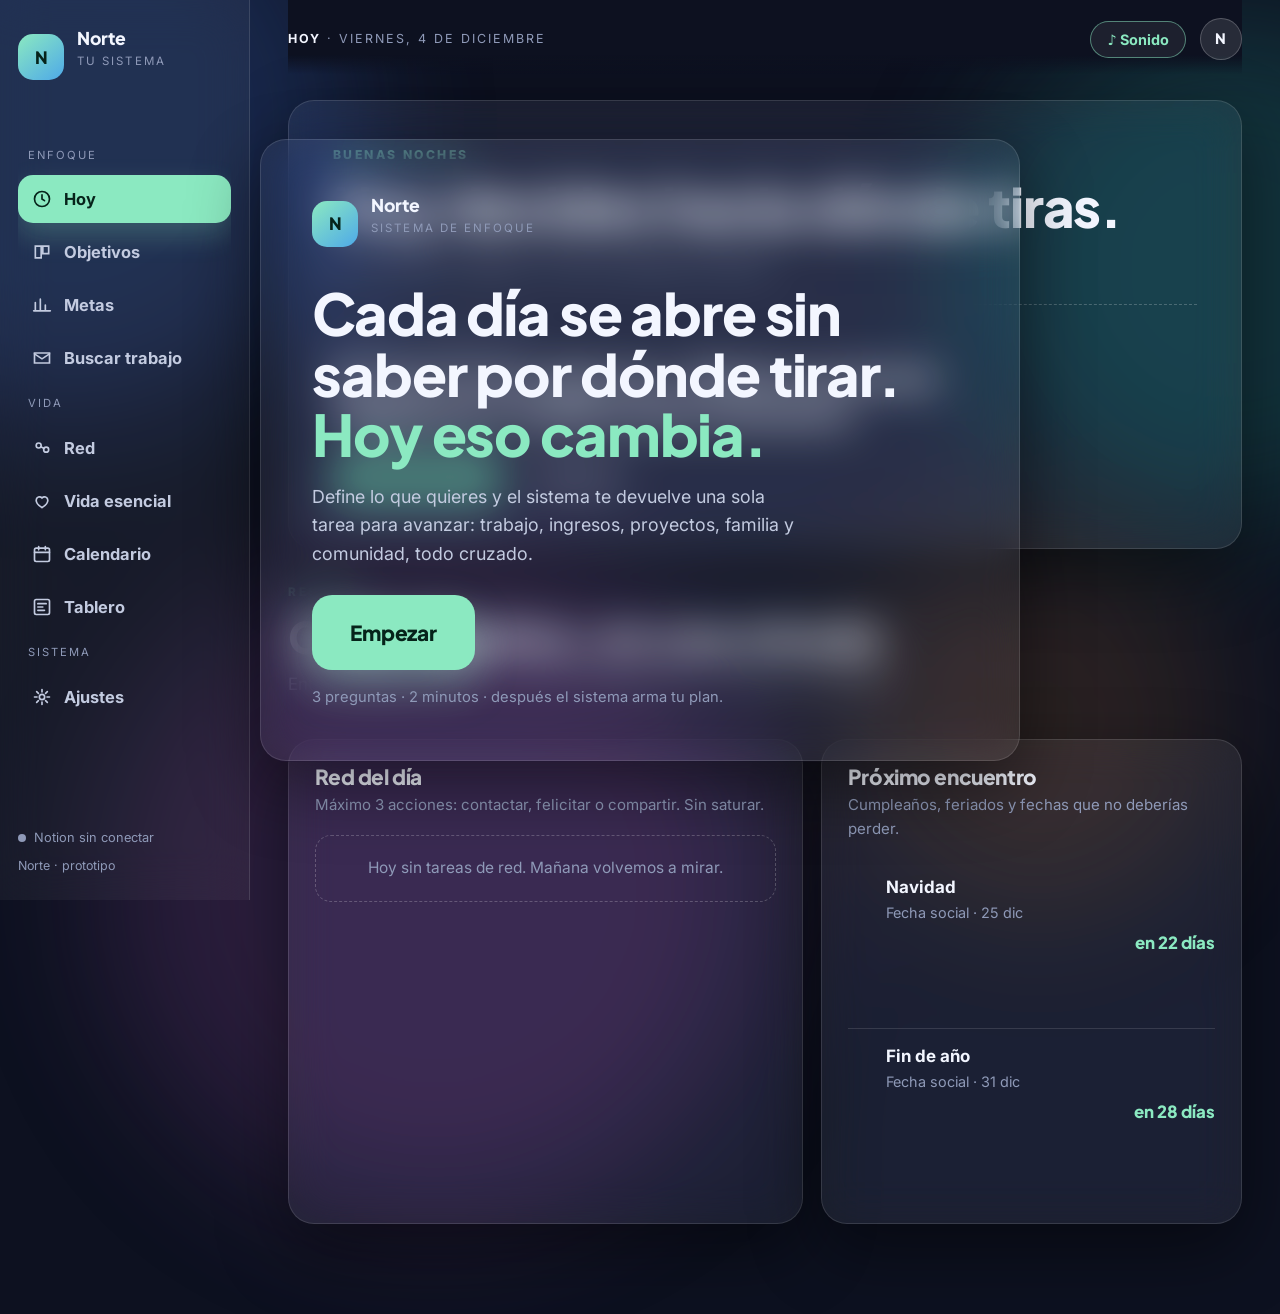
<file: sitio/index.html>
<!DOCTYPE html>
<html lang="es">
<head>
<meta charset="utf-8">
<meta name="viewport" content="width=device-width, initial-scale=1">
<title data-ui="ui.marca.nombre">Norte · Sistema de enfoque</title>
<meta name="description" content="Norte: define tus objetivos, arma tu plan y recibe cada día la tarea que te mueve. Trabajo, ingresos, proyectos, familia, comunidad y salud en un solo tablero.">
<link rel="preconnect" href="https://fonts.googleapis.com">
<link rel="preconnect" href="https://fonts.gstatic.com" crossorigin>
<link href="https://fonts.googleapis.com/css2?family=Plus+Jakarta+Sans:wght@600;700;800&family=Inter:wght@400;500;600;700&display=swap" rel="stylesheet">
<link rel="stylesheet" href="estilo.css">
</head>
<body>
<div class="nubes anim" aria-hidden="true"><i class="n1"></i><i class="n2"></i><i class="n3"></i><i class="n4"></i></div>
<a class="saltar" href="#principal">Saltar al contenido</a>

<!-- ======================= ONBOARDING ======================= -->
<div class="onboarding" id="onboarding" role="dialog" aria-label="Configuración inicial">
  <div class="tarjeta vidrio">

    <!-- paso 0 · una sola cosa que hacer -->
    <section class="paso activo" data-paso="0">
      <div class="marca">
        <div class="bol" aria-hidden="true">N</div>
        <div>
          <div class="nom" data-ui="ui.marca.nombre">Norte</div>
          <div class="sub" data-ui="ui.marca.sub">Sistema de enfoque</div>
        </div>
      </div>
      <h1><span data-ui="ui.inicio.titulo1">Cada día se abre sin saber por dónde tirar.</span><br><span style="color:var(--acento)" data-ui="ui.inicio.titulo2">Hoy eso cambia.</span></h1>
      <p class="lede" data-ui="ui.inicio.lede">Define lo que quieres y el sistema te devuelve una sola tarea para avanzar: trabajo, ingresos, proyectos, familia y comunidad, todo cruzado.</p>
      <div class="acciones">
        <button class="btn btn-grande" id="btnEmpezar" data-ui="ui.inicio.btn">Empezar</button>
      </div>
      <p class="aviso" style="margin-top:16px" data-ui="ui.inicio.aviso">3 preguntas · 2 minutos · después el sistema arma tu plan.</p>
    </section>

    <!-- paso 1 · trabajo e ingresos -->
    <section class="paso" data-paso="1">
      <div class="puntos" aria-hidden="true"><i class="on"></i><i></i><i></i></div>
      <h2 class="pregunta" data-ui="ui.pasos.0.titulo">¿En qué puesto o cargo te gustaría trabajar?</h2>
      <p class="sub" data-ui="ui.pasos.0.sub">Marca todo lo que encaje contigo, y luego cuánto te gustaría ganar.</p>

      <div class="grupo">
        <span class="et" data-ui="ui.pasos.0.etPuestos">Puestos</span>
        <div class="chips" id="chipsPuestos"></div>
      </div>
      <div class="grupo">
        <span class="et" data-ui="ui.pasos.0.etSalario">Cuánto te gustaría ganar (mensual)</span>
        <div class="chips" id="chipsSalarios"></div>
      </div>
      <div class="grupo">
        <span class="et" data-ui="ui.pasos.0.etModalidad">Modalidad</span>
        <div class="chips" id="chipsModalidades"></div>
      </div>
      <div class="grupo">
        <label class="et" for="q1Texto" data-ui="ui.pasos.0.etTexto">O escríbelo con tus palabras</label>
        <textarea class="campo" id="q1Texto" data-ui-ph="ui.pasos.0.phTexto" placeholder="Ej: algo remoto, donde pueda usar mi diseño y me paguen a tiempo…"></textarea>
      </div>

      <div class="acciones">
        <button class="btn btn-suave" data-volver data-ui="ui.acciones.volver">← Volver</button>
        <button class="btn btn-medio" data-siguiente data-ui="ui.acciones.siguiente">Siguiente</button>
      </div>
    </section>

    <!-- paso 2 · proyectos -->
    <section class="paso" data-paso="2">
      <div class="puntos" aria-hidden="true"><i class="on"></i><i class="on"></i><i></i></div>
      <h2 class="pregunta" data-ui="ui.pasos.1.titulo">¿Qué proyectos propios tienes en mente o en marcha?</h2>
      <p class="sub" data-ui="ui.pasos.1.sub">Hasta <b>5</b>. Pueden ser ideas; el sistema las convierte en un plan validable.</p>

      <div class="grupo">
        <span class="et" data-ui="ui.pasos.1.etSugerencias">Sugerencias</span>
        <div class="chips" id="chipsProyectos"></div>
      </div>
      <div class="grupo">
        <span class="et" data-ui="ui.pasos.1.etTus">Tus proyectos</span>
        <div class="chips" id="chipsMios"></div>
        <div class="acciones" style="margin-top:14px">
          <input class="campo" id="proyectoInput" style="flex:1;min-width:220px" data-ui-ph="ui.pasos.1.phProyecto" placeholder="Escribe un proyecto propio…">
          <button class="btn btn-medio" id="btnAddProyecto" data-ui="ui.pasos.1.btnAnadir">Añadir</button>
          <span class="contador"><span id="cuentaProyectos">0</span>/5</span>
        </div>
      </div>
      <p class="aviso" id="avisoProyectos" data-ui="ui.pasos.1.aviso">Aún no eliges proyectos. Puedes continuar igual: el sistema trabaja con lo que tengas.</p>

      <div class="acciones">
        <button class="btn btn-suave" data-volver data-ui="ui.acciones.volver">← Volver</button>
        <button class="btn btn-medio" data-siguiente data-ui="ui.acciones.siguiente">Siguiente</button>
      </div>
    </section>

    <!-- paso 3 · perfil -->
    <section class="paso" data-paso="3">
      <div class="puntos" aria-hidden="true"><i class="on"></i><i class="on"></i><i class="on"></i></div>
      <h2 class="pregunta" data-ui="ui.pasos.2.titulo">¿Quién eres cuando trabajas?</h2>
      <p class="sub" data-ui="ui.pasos.2.sub">Marca lo que te representa. Esto define a qué puertas toca el sistema.</p>

      <div id="gruposPerfil"></div>

      <div class="grupo">
        <label class="et" for="q3Texto" data-ui="ui.pasos.2.etTexto">Hobbies, logros, experiencias y conocimientos con tus palabras</label>
        <textarea class="campo" id="q3Texto" data-ui-ph="ui.pasos.2.phTexto" placeholder="Ej: armó la fiesta de la cuadra, sé vender por WhatsApp, organicé el viaje de egresados…"></textarea>
      </div>

      <div class="acciones">
        <button class="btn btn-suave" data-volver data-ui="ui.acciones.volver">← Volver</button>
        <button class="btn btn-grande" id="btnConstruir" data-ui="ui.acciones.construir">Construir mi plan</button>
      </div>
    </section>

    <!-- paso 4 · construyendo -->
    <section class="paso" data-paso="4">
      <div class="marca">
        <div class="bol" aria-hidden="true">N</div>
        <div><div class="nom" data-ui="ui.construyendo.marca">Armando tu sistema</div><div class="sub" data-ui="ui.construyendo.sub">Un momento</div></div>
      </div>
      <h2 class="pregunta" id="tituloConstruyendo" data-ui="ui.construyendo.titulo">Cruzando tus objetivos con tu perfil…</h2>
      <div id="procesoConstruir" style="margin-top:22px;display:flex;flex-direction:column;gap:12px"></div>
    </section>

    <!-- paso 5 · plan listo -->
    <section class="paso" data-paso="5">
      <div class="puntos" aria-hidden="true"><i class="on"></i><i class="on"></i><i class="on"></i></div>
      <h2 class="pregunta" data-ui="ui.listo.titulo">Tu plan está listo.</h2>
      <p class="sub" data-ui="ui.listo.sub">Con esto queda armado tu sistema. Puedes cambiarlo cuando quieras desde Ajustes.</p>
      <div id="resumenPlan" style="display:flex;flex-direction:column;gap:12px"></div>
      <div class="acciones">
        <button class="btn btn-grande" id="btnEntrar" data-ui="ui.listo.btn">Entrar a mi sistema</button>
      </div>
    </section>

  </div>
</div>

<!-- ======================= APP ======================= -->
<div class="app" id="app" hidden>

  <aside class="rail" id="rail" aria-label="Navegación">
    <div class="marca">
      <div class="bol" aria-hidden="true">N</div>
      <div>
        <div class="nom" data-ui="ui.marca.nombre">Norte</div>
        <div class="sub" id="nombreRail">Tu sistema</div>
      </div>
    </div>

    <nav class="nav" id="nav">
      <div class="lab" data-ui="ui.menu.grupos.enfoque">Enfoque</div>
      <button class="on" data-vista="hoy">
        <svg class="ico" viewBox="0 0 24 24" fill="none" stroke="currentColor" stroke-width="2" stroke-linecap="round" aria-hidden="true"><circle cx="12" cy="12" r="9"/><path d="M12 7v5l3 2"/></svg>
        <span data-ui="ui.menu.items.hoy">Hoy</span>
      </button>
      <button data-vista="objetivos">
        <svg class="ico" viewBox="0 0 24 24" fill="none" stroke="currentColor" stroke-width="2" stroke-linecap="round" aria-hidden="true"><path d="M4 5h7v14H4zM13 5h7v9h-7z"/></svg>
        <span data-ui="ui.menu.items.objetivos">Objetivos</span>
      </button>
      <button data-vista="metas">
        <svg class="ico" viewBox="0 0 24 24" fill="none" stroke="currentColor" stroke-width="2" stroke-linecap="round" aria-hidden="true"><path d="M4 19V9M10 19V5M16 19v-7M22 19H2"/></svg>
        <span data-ui="ui.menu.items.metas">Metas</span>
      </button>
      <button data-vista="prospectos">
        <svg class="ico" viewBox="0 0 24 24" fill="none" stroke="currentColor" stroke-width="2" stroke-linecap="round" aria-hidden="true"><path d="M3 6h18v12H3z"/><path d="M3 7l9 6 9-6"/></svg>
        <span data-ui="ui.menu.items.prospectos">Buscar trabajo</span>
      </button>
      <div class="lab" data-ui="ui.menu.grupos.vida">Vida</div>
      <button data-vista="red">
        <svg class="ico" viewBox="0 0 24 24" fill="none" stroke="currentColor" stroke-width="2" stroke-linecap="round" aria-hidden="true"><circle cx="8" cy="9" r="3"/><circle cx="17" cy="14" r="3"/><path d="M10.5 10.5l4 2"/></svg>
        <span data-ui="ui.menu.items.red">Red</span>
      </button>
      <button data-vista="vida">
        <svg class="ico" viewBox="0 0 24 24" fill="none" stroke="currentColor" stroke-width="2" stroke-linecap="round" aria-hidden="true"><path d="M12 20s-7-4.4-7-9a4 4 0 017-2.6A4 4 0 0119 11c0 4.6-7 9-7 9z"/></svg>
        <span data-ui="ui.menu.items.vida">Vida esencial</span>
      </button>
      <button data-vista="calendario">
        <svg class="ico" viewBox="0 0 24 24" fill="none" stroke="currentColor" stroke-width="2" stroke-linecap="round" aria-hidden="true"><rect x="3" y="5" width="18" height="16" rx="2"/><path d="M3 10h18M8 3v4M16 3v4"/></svg>
        <span data-ui="ui.menu.items.calendario">Calendario</span>
      </button>
      <button data-vista="tablero">
        <svg class="ico" viewBox="0 0 24 24" fill="none" stroke="currentColor" stroke-width="2" stroke-linecap="round" aria-hidden="true"><rect x="3" y="3" width="18" height="18" rx="2"/><path d="M7 8h10M7 12h6M7 16h8"/></svg>
        <span data-ui="ui.menu.items.tablero">Tablero</span>
      </button>
      <div class="lab" data-ui="ui.menu.grupos.sistema">Sistema</div>
      <button data-vista="ajustes">
        <svg class="ico" viewBox="0 0 24 24" fill="none" stroke="currentColor" stroke-width="2" stroke-linecap="round" aria-hidden="true"><circle cx="12" cy="12" r="3.2"/><path d="M12 3v3M12 18v3M3 12h3M18 12h3M5.6 5.6l2.1 2.1M16.3 16.3l2.1 2.1M18.4 5.6l-2.1 2.1M7.7 16.3l-2.1 2.1"/></svg>
        <span data-ui="ui.menu.items.ajustes">Ajustes</span>
      </button>
    </nav>

    <div class="pie">
      <div class="estado-nube" id="estadoNotion"><i aria-hidden="true"></i><span>Notion sin conectar</span></div>
      <span data-ui="ui.marca.pie">Norte · prototipo</span>
    </div>
  </aside>
  <div class="venja" id="scrimRail" hidden></div>

  <main class="cuerpo" id="principal">
    <header class="topbar">
      <button class="menu" id="btnMenu" aria-expanded="false" aria-controls="rail" data-ui="ui.topbar.menu">Menú</button>
      <div class="crumb" id="crumb"><b>Hoy</b> · <span id="fechaHoy">—</span></div>
      <div class="sep"></div>
      <button class="sonido on" id="btnSonido" aria-pressed="true" data-ui="ui.topbar.sonido">♪ Sonido</button>
      <div class="avatar" id="avatarRail">N</div>
    </header>

    <!-- ---------- HOY ---------- -->
    <section class="vista on" id="vista-hoy">
      <div class="hero-hoy vidrio subir">
        <div class="k" id="kHola">Buenos días</div>
        <h1 id="tituloHoy">Tu sistema está listo.</h1>
        <p class="por" id="porcentajeHoy">—</p>
        <div class="tarea-hoy">
          <div>
            <div class="meta-tarea" id="metaTarea" data-ui="ui.bloques.metaTarea">Tu única tarea de hoy</div>
            <div class="txt" id="txtTarea">—</div>
          </div>
          <div style="display:flex;gap:12px;flex-wrap:wrap">
            <button class="btn btn-medio" id="btnHoyHecha" data-ui="ui.botones.hoyHecha">Marcar hecha</button>
            <button class="btn btn-suave" id="btnHoyOtra" data-ui="ui.botones.hoyOtra">Otra tarea</button>
          </div>
        </div>
      </div>

      <div class="enc" style="margin-bottom:6px">
        <div>
          <div class="k" data-ui="ui.enc.hoy.k">Resumen</div>
          <h2 data-ui="ui.enc.hoy.h2">Cada objetivo, en una mirada</h2>
          <p data-ui="ui.enc.hoy.p">Entra al detalle con un clic. Todo lo que hagas aquí se refleja en tus tableros.</p>
        </div>
      </div>
      <div class="resumen" id="tarjetasObjetivos"></div>

      <div class="duo">
        <div class="bloque vidrio">
          <h3 data-ui="ui.bloques.red.t">Red del día</h3>
          <div class="sub2" data-ui="ui.bloques.red.d">Máximo 3 acciones: contactar, felicitar o compartir. Sin saturar.</div>
          <div id="rutinaRed"></div>
        </div>
        <div class="bloque vidrio">
          <h3 data-ui="ui.bloques.evento.t">Próximo encuentro</h3>
          <div class="sub2" data-ui="ui.bloques.evento.d">Cumpleaños, feriados y fechas que no deberías perder.</div>
          <div id="proximoEvento"></div>
        </div>
      </div>
    </section>

    <!-- ---------- OBJETIVOS ---------- -->
    <section class="vista" id="vista-objetivos">
      <div class="enc">
        <div>
          <div class="k" data-ui="ui.enc.objetivos.k">Ejecución</div>
          <h2 data-ui="ui.enc.objetivos.h2">Tus tableros</h2>
          <p data-ui="ui.enc.objetivos.p">Un tablero por objetivo o proyecto. Avanza tareas con un botón: nada más.</p>
        </div>
        <button class="btn btn-medio" id="btnNuevaTarea" data-ui="ui.botones.nuevaTarea">+ Nueva tarea</button>
      </div>
      <div class="tabs-obj" id="tabsObjetivos"></div>
      <div class="tablero" id="tablero"></div>
    </section>

    <!-- ---------- PROSPECTOS / TRABAJO ---------- -->
    <section class="vista" id="vista-prospectos">
      <div class="enc">
        <div>
          <div class="k" data-ui="ui.enc.prospectos.k">Ingresos</div>
          <h2 data-ui="ui.enc.prospectos.h2">Buscar trabajo y clientes</h2>
          <p data-ui="ui.enc.prospectos.p">El mismo proceso para postular a un empleo o vender un proyecto: oferta → correo → seguimiento.</p>
        </div>
        <button class="btn btn-medio" id="btnBuscarOfertas" data-ui="ui.botones.buscarOfertas">Buscar ofertas</button>
      </div>

      <div class="fuentes" id="fuentes"></div>

      <div class="tabs-obj" id="tabsProspectos" style="margin-top:6px">
        <button class="tab-obj on" data-modo="trabajo" data-ui="ui.tabs.trabajo">Ofertas de trabajo</button>
        <button class="tab-obj" data-modo="cliente" data-ui="ui.tabs.cliente">Clientes potenciales</button>
      </div>

      <div id="listaProspectos"></div>
    </section>

    <!-- ---------- RED ---------- -->
    <section class="vista" id="vista-red">
      <div class="enc">
        <div>
          <div class="k" data-ui="ui.enc.red.k">Comunidad</div>
          <h2 data-ui="ui.enc.red.h2">Tu red de contacto</h2>
          <p data-ui="ui.enc.red.p">Carga a quienes forman tu comunidad. El sistema te sugiere un mensaje al día, sin saturar.</p>
        </div>
        <button class="btn btn-medio" id="btnNuevoContacto" data-ui="ui.botones.nuevoContacto">+ Añadir contacto</button>
      </div>
      <div class="duo">
        <div>
          <div class="bloque vidrio" style="margin-bottom:16px">
            <h3 data-ui="ui.bloques.rutina.t">Rutina de contacto</h3>
            <div class="sub2" id="metaRutina" data-ui="ui.bloques.metaRutina">Límite saludable: 3 contactos por día</div>
            <div id="rutinaNetworking"></div>
          </div>
          <div id="listaContactos"></div>
        </div>
        <div>
          <div class="bloque vidrio">
            <h3 data-ui="ui.bloques.comun.t">Redes en comunidad</h3>
            <div class="sub2" data-ui="ui.bloques.comun.d">Mensajes y charlas sugeridas según tu perfil, una por día.</div>
            <div id="sugerenciasMensaje"></div>
          </div>
        </div>
      </div>
    </section>

    <!-- ---------- VIDA ESENCIAL ---------- -->
    <section class="vista" id="vista-vida">
      <div class="enc">
        <div>
          <div class="k" data-ui="ui.enc.vida.k">Salud y familia</div>
          <h2 data-ui="ui.enc.vida.h2">Vida esencial</h2>
          <p data-ui="ui.enc.vida.p">Salud mental, física y espiritual, y tiempo con tu familia. Rituales chicos que sostienen todo lo demás.</p>
        </div>
      </div>
      <div id="areasVida"></div>
    </section>

    <!-- ---------- CALENDARIO ---------- -->
    <section class="vista" id="vista-calendario">
      <div class="enc">
        <div>
          <div class="k" data-ui="ui.enc.calendario.k">Social</div>
          <h2 data-ui="ui.enc.calendario.h2">Fechas que importan</h2>
          <p data-ui="ui.enc.calendario.p">Precargado para todo usuario: feriados, día de la madre, el padre, los amigos… y los cumpleaños de tu red.</p>
        </div>
        <button class="btn btn-medio" id="btnNuevoEvento" data-ui="ui.botones.nuevoEvento">+ Recordar fecha</button>
      </div>
      <div class="cuadricula">
        <div class="bloque vidrio">
          <div class="area" data-ui="ui.areas.mes">Este mes</div>
          <div id="eventosMes"></div>
        </div>
        <div class="bloque vidrio">
          <div class="area" data-ui="ui.areas.cumple">Cumpleaños de tu red</div>
          <div id="cumpleanosRed"></div>
        </div>
      </div>
    </section>

    <!-- ---------- METAS NUMÉRICAS ---------- -->
    <section class="vista" id="vista-metas">
      <div class="enc">
        <div>
          <div class="k" data-ui="ui.enc.metas.k">Metas numéricas</div>
          <h2 data-ui="ui.enc.metas.h2">Redes sociales y conseguir trabajo</h2>
          <p data-ui="ui.enc.metas.p">Cada área tiene su casillero de meta y sus subtareas. Suma con un clic lo que publicas o envías.</p>
        </div>
        <button class="btn btn-medio" id="btnNuevaArea" data-ui="ui.botones.nuevaArea">+ Añadir área</button>
      </div>

      <div class="bloque vidrio" style="margin-bottom:18px">
        <div class="area" data-ui="ui.bloques.redes.t">Objetivos en redes sociales</div>
        <div class="sub2" data-ui="ui.bloques.redes.d">Enlace de tu cuenta, meta de contenidos a publicar y avance con un clic.</div>
        <div id="listaRedes"></div>
        <div class="acciones" style="margin-top:16px">
          <button class="btn btn-suave" id="btnNuevaRed" data-ui="ui.botones.nuevaRed">+ Añadir objetivo social</button>
        </div>
      </div>

      <div class="bloque vidrio">
        <div class="area" data-ui="ui.bloques.trabajo.t">Conseguir trabajo</div>
        <div class="sub2" data-ui="ui.bloques.trabajo.d">Áreas con meta numérica y sus subtareas: prospectos, entrevistas y acercamientos.</div>
        <div id="listaAreasTrabajo"></div>
      </div>

      <div class="bloque vidrio" id="bloqueNotionVivo" style="margin-top:18px">
        <div class="area" data-ui="ui.bloques.notionVivo.t">Base «Tareas» · en vivo</div>
        <div class="sub2" id="subNotionVivo" data-ui="ui.bloques.notionVivo.d">Se actualiza sola cada pocos segundos desde tu Notion.</div>
        <div id="notionVivo"></div>
      </div>
    </section>

    <!-- ---------- TABLERO DE IDEAS ---------- -->
    <section class="vista" id="vista-tablero">
      <div class="enc">
        <div>
          <div class="k" data-ui="ui.enc.tablero.k">Mural</div>
          <h2 data-ui="ui.enc.tablero.h2">Tu tablero de ideas</h2>
          <p data-ui="ui.enc.tablero.p">Pega post-its, dibuja tus metas y guarda audio, imágenes, gráficos o lo que sea. Sumar y quitar a un lado.</p>
        </div>
      </div>
      <div class="tablero-mural">
        <aside class="herramientas vidrio" aria-label="Sumar y quitar">
          <div class="area">Sumar</div>
          <button class="btn btn-medio" id="tabNota" data-ui="ui.botones.nuevaNota">+ Nota</button>
          <button class="btn btn-suave" id="tabDibujo" data-ui="ui.botones.nuevoDibujo">+ Dibujo</button>
          <label class="btn btn-suave" style="cursor:pointer"><span data-ui="ui.botones.subirArchivo">Subir archivo</span>
            <input type="file" id="tabArchivo" accept="image/*,audio/*,video/*,.pdf,.txt,.json,.zip" hidden multiple></label>
          <div class="sub2" id="tabEstadoServidor" style="margin-top:10px"></div>
        </aside>
        <div class="mural" id="mural"></div>
      </div>
    </section>

    <!-- ---------- AJUSTES ---------- -->
    <section class="vista" id="vista-ajustes">
      <div class="enc">
        <div>
          <div class="k" data-ui="ui.enc.ajustes.k">Sistema</div>
          <h2 data-ui="ui.enc.ajustes.h2">Ajustes</h2>
          <p data-ui="ui.enc.ajustes.p">Tu perfil, tu conexión con Notion, sonido y tus datos.</p>
        </div>
      </div>

      <div class="cuadricula">
        <div class="bloque vidrio">
          <div class="area" data-ui="ui.areas.perfil">Tu perfil</div>
          <div class="campo2"><label for="inpNombre">Cómo te llamamos</label><input id="inpNombre" placeholder="Tu nombre"></div>
          <div class="campo2"><label for="inpPuesto">Puesto objetivo</label><input id="inpPuesto" placeholder="Ej: Diseñador UX"></div>
          <div class="campo2"><label for="inpSalario">Meta de ingreso</label><input id="inpSalario" placeholder="Ej: 1.200 USD"></div>
          <button class="btn btn-medio" id="btnGuardarPerfil" data-ui="ui.botones.guardarPerfil">Guardar perfil</button>
        </div>

        <div class="bloque vidrio">
          <div class="area" data-ui="ui.areas.notion">Conexión con Notion</div>
          <p class="sub2">Conecta tu base de tareas en Notion. El sistema lee y escribe ahí en vivo, cada pocos segundos.</p>
          <div class="campo2"><label for="inpToken">Integration token (secret_…)</label><input id="inpToken" placeholder="secret_…" autocomplete="off"></div>
          <div class="campo2"><label for="inpDb">Database ID</label><input id="inpDb" placeholder="32 caracteres de la URL de tu base"></div>
          <div style="display:flex;gap:12px;flex-wrap:wrap">
            <button class="btn btn-medio" id="btnConectarNotion" data-ui="ui.botones.conectar">Conectar</button>
            <button class="btn btn-suave" id="btnProbarNotion" data-ui="ui.botones.probar">Probar</button>
            <button class="btn btn-suave" id="btnBuscarBase" data-ui="ui.botones.buscarBase">Buscar base «Tareas»</button>
          </div>
          <div class="campo2" style="margin-top:16px"><label for="inpNotionCada">Refresco en vivo (segundos)</label><input id="inpNotionCada" type="number" min="5" max="300" placeholder="15"></div>
          <p class="aviso" id="avisoNotion" style="margin-top:14px">Sin conectar. Puedes usar Norte igual: todo se guarda en tu navegador.</p>
        </div>

        <div class="bloque vidrio">
          <div class="area" data-ui="ui.bloques.googleVivo.t">Google (Calendar y Gmail)</div>
          <p class="sub2" data-ui="ui.bloques.googleVivo.d">Conecta tu cuenta para traer tus próximos encuentros y contar postulaciones enviadas.</p>
          <div class="campo2"><label for="inpGoogleId">Client ID de Google Cloud</label><input id="inpGoogleId" placeholder="xxxx.apps.googleusercontent.com" autocomplete="off"></div>
          <div class="campo2"><label for="inpGmailQuery">Búsqueda de Gmail para tus envíos</label><input id="inpGmailQuery" placeholder="in:sent postulación newer_than:30d"></div>
          <div style="display:flex;gap:12px;flex-wrap:wrap">
            <button class="btn btn-medio" id="btnConectarGoogle" data-ui="ui.botones.conectarGoogle">Conectar Google</button>
            <button class="btn btn-suave" id="btnDesconectarGoogle" hidden>Desconectar</button>
          </div>
          <p class="aviso" id="avisoGoogle" style="margin-top:14px">Conector listo pero apagado: pega un client ID y pulsa Conectar.</p>
        </div>

        <div class="bloque vidrio">
          <div class="area" data-ui="ui.areas.datos">Tus datos</div>
          <p class="sub2">Todo tu sistema en un archivo JSON: cópio, respaldo o mígralo a otro equipo.</p>
          <div style="display:flex;gap:12px;flex-wrap:wrap">
            <button class="btn btn-medio" id="btnExportar" data-ui="ui.botones.exportar">Exportar JSON</button>
            <label class="btn btn-suave" style="cursor:pointer"><span data-ui="ui.botones.importar">Importar JSON</span><input type="file" id="inpImportar" accept="application/json,.json" hidden></label>
          </div>
          <hr style="border:none;border-top:1px solid var(--linea);margin:20px 0">
          <button class="btn btn-suave" id="btnReiniciar" data-ui="ui.botones.reiniciar">Reiniciar mi sistema</button>
        </div>

        <div class="bloque vidrio">
          <div class="area" data-ui="ui.areas.acompanar">Acompañamiento</div>
          <p class="sub2">Mensajes que aparecen solos para recordarte que sigues avanzando.</p>
          <div class="chips">
            <button class="chip on" id="chipMensajes" data-ui="ui.botones.chipMensajes">Mensajes activados</button>
            <button class="chip on" id="chipSonido" data-ui="ui.botones.chipSonido">Sonido activado</button>
          </div>
          <p class="aviso" style="margin-top:14px">Cada 8 minutos, sin interrumpirte en lo que estás haciendo.</p>
        </div>
      </div>
    </section>
  </main>
</div>

<!-- navegación móvil -->
<div class="barra-movil" id="barraMovil" hidden>
  <button class="on" data-vista="hoy"><span data-ui="ui.menu.movil.hoy">Hoy</span></button>
  <button data-vista="objetivos"><span data-ui="ui.menu.movil.objetivos">Metas</span></button>
  <button data-vista="metas"><span data-ui="ui.menu.movil.metas">Metas+</span></button>
  <button data-vista="prospectos"><span data-ui="ui.menu.movil.prospectos">Buscar</span></button>
  <button data-vista="red"><span data-ui="ui.menu.movil.red">Red</span></button>
  <button data-vista="vida"><span data-ui="ui.menu.movil.vida">Vida</span></button>
  <button data-vista="calendario"><span data-ui="ui.menu.movil.calendario">Fechas</span></button>
  <button data-vista="ajustes"><span data-ui="ui.menu.movil.ajustes">Ajustes</span></button>
</div>

<!-- modal flotante -->
<div class="venja" id="venja" role="dialog" aria-modal="true" aria-label="Detalle">
  <div class="modal vidrio" id="modal"></div>
</div>

<!-- mensajes emergentes -->
<div class="mensajes" id="mensajes" aria-live="polite"></div>

<script src="catalogo.js"></script>
<script src="app.js"></script>
</body>
</html>
</file>
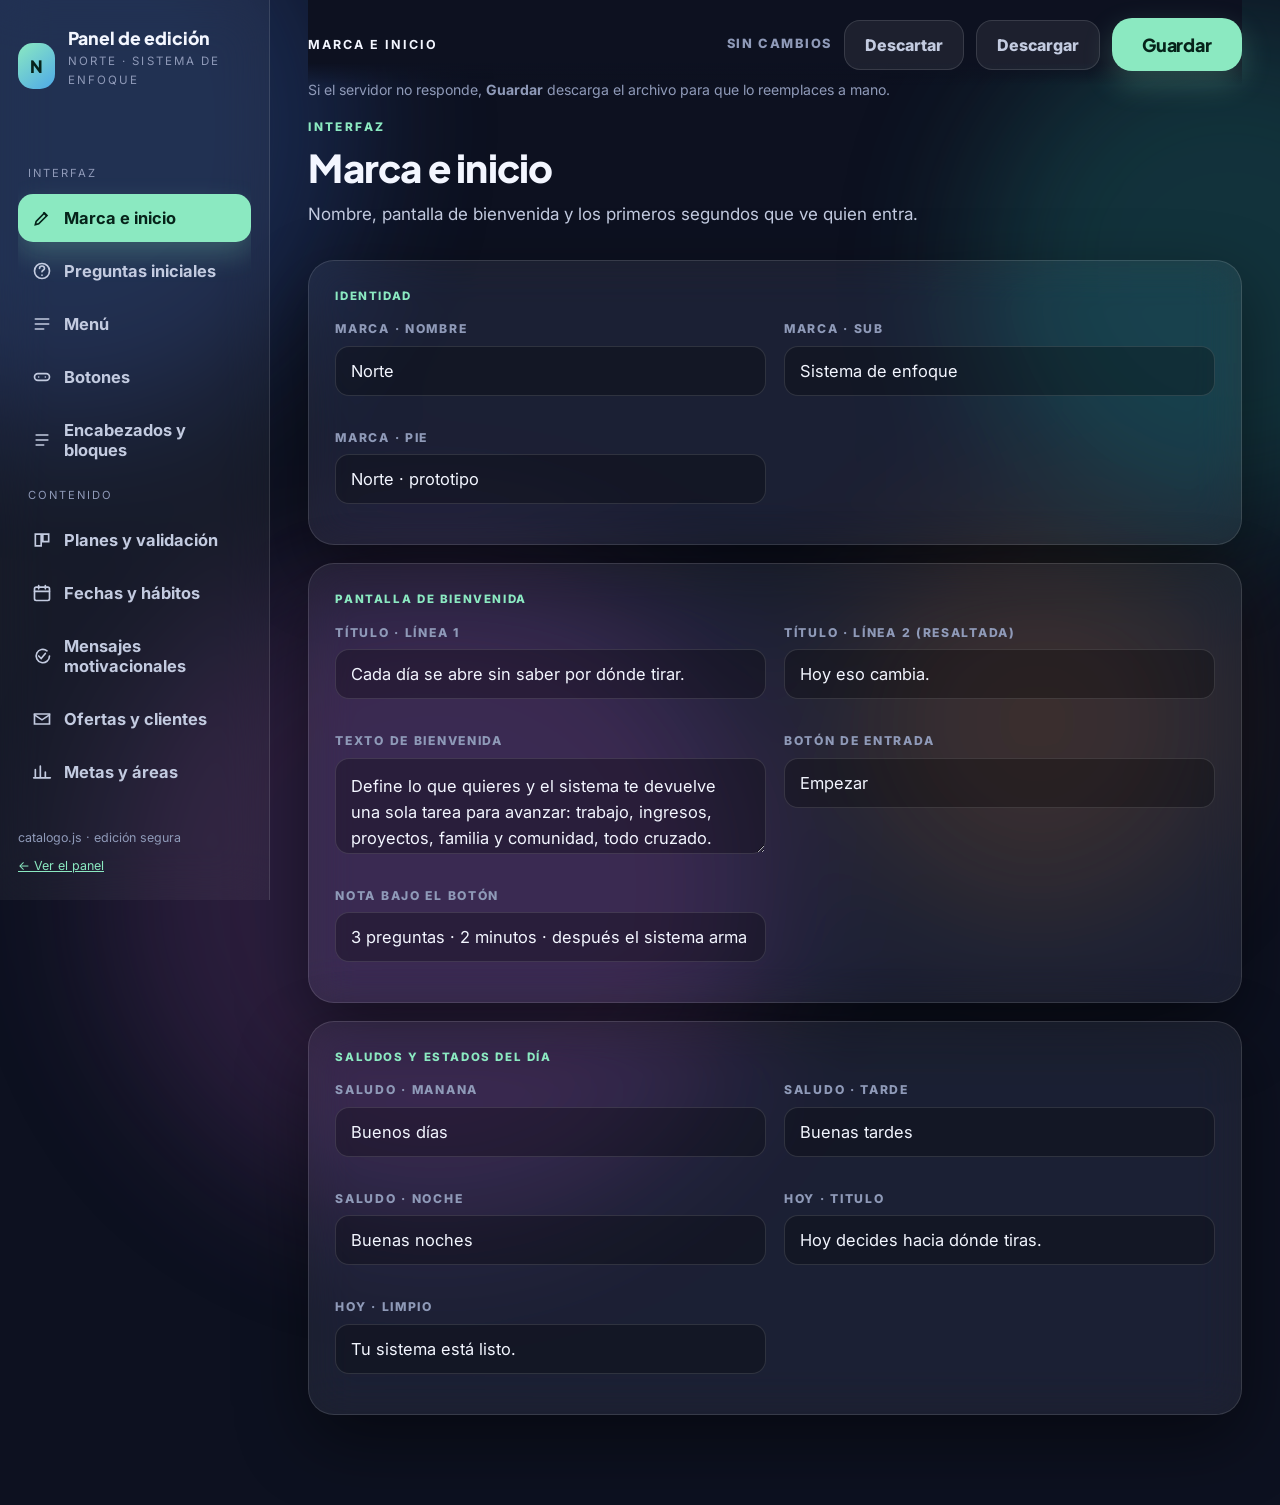
<file: sitio/admin.html>
<!DOCTYPE html>
<html lang="es">
<head>
<meta charset="utf-8">
<meta name="viewport" content="width=device-width, initial-scale=1">
<title>Panel · Norte</title>
<link rel="preconnect" href="https://fonts.googleapis.com">
<link rel="preconnect" href="https://fonts.gstatic.com" crossorigin>
<link href="https://fonts.googleapis.com/css2?family=Plus+Jakarta+Sans:wght@600;700;800&family=Inter:wght@400;500;600;700&display=swap" rel="stylesheet">
<link rel="stylesheet" href="estilo.css">
<style>
  /* ---------- ajustes propios del panel ---------- */
  .rail-admin{width:270px;flex:0 0 270px}
  .sec{display:none}
  .sec.on{display:block}
  .ed-grid{display:grid;grid-template-columns:repeat(auto-fit,minmax(300px,1fr));gap:18px}
  .ed-campo{display:flex;flex-direction:column;gap:7px;margin-bottom:14px}
  .ed-campo label{font-size:.76rem;letter-spacing:.14em;text-transform:uppercase;color:var(--suave);font-weight:800}
  .ed-campo input,.ed-campo textarea,.ed-campo select{
    background:rgba(0,0,0,.28);border:1.5px solid var(--linea);border-radius:14px;
    color:var(--tinta);padding:14px 15px;font-size:1.03rem;width:100%
  }
  .ed-campo input:focus,.ed-campo textarea:focus{border-color:var(--acento);outline:none}
  .ed-campo textarea{min-height:96px;resize:vertical;line-height:1.6}
  .ed-nota{font-size:.88rem;color:var(--suave);margin:-6px 0 16px}
  .lista-edit{display:flex;flex-direction:column;gap:9px;margin-bottom:12px}
  .fila-edit{display:flex;gap:9px;align-items:center}
  .fila-edit input{flex:1;background:rgba(0,0,0,.28);border:1.5px solid var(--linea);border-radius:14px;color:var(--tinta);padding:13px 14px;font-size:1.02rem}
  .fila-edit input:focus{border-color:var(--acento);outline:none}
  .fila-edit .borrar{background:rgba(255,255,255,.08);border:1px solid var(--linea);color:var(--tinta-2);border-radius:12px;padding:11px 15px;font-weight:800;cursor:pointer;flex:0 0 auto}
  .fila-edit .borrar:hover{background:rgba(255,120,120,.2);color:#FFB4B4;border-color:rgba(255,120,120,.4)}
  .fila-obj{background:rgba(255,255,255,.05);border:1px solid var(--linea);border-radius:18px;padding:16px;margin-bottom:12px}
  .fila-obj .campos{display:grid;grid-template-columns:repeat(auto-fit,minmax(180px,1fr));gap:12px}
  .fila-obj .pie-fila{display:flex;justify-content:flex-end;margin-top:12px}
  .anadir{display:flex;gap:9px;margin-top:6px}
  .anadir input{flex:1;background:rgba(0,0,0,.28);border:1.5px dashed var(--linea-2);border-radius:14px;color:var(--tinta);padding:13px 15px;font-size:1.02rem}
  .anadir input:focus{border-color:var(--acento);outline:none}
  .barra-guardar{position:sticky;top:0;z-index:50;display:flex;gap:12px;align-items:center;
    padding:18px 0 14px;background:linear-gradient(180deg,var(--bg) 74%,rgba(13,17,32,0))}
  .barra-guardar .sep{flex:1}
  .btn-guardar{background:var(--acento);color:var(--acento-ink);font-family:var(--fuente-d);font-size:1.12rem;padding:15px 30px;box-shadow:0 12px 30px rgba(139,233,193,.24)}
  .btn-guardar[disabled]{opacity:.55}
  .btn-herr{background:var(--panel);border:1.5px solid var(--linea);color:var(--tinta-2);border-radius:16px;padding:14px 20px;font-weight:800;cursor:pointer;font-size:1rem}
  .btn-herr:hover{background:rgba(255,255,255,.1);color:var(--tinta)}
  .sucio{font-size:.8rem;letter-spacing:.12em;text-transform:uppercase;font-weight:800;color:var(--alerta)}
  .sucio.limpio{color:var(--suave)}
  #jsonBruto{width:100%;min-height:420px;background:rgba(0,0,0,.35);border:1.5px solid var(--linea);
    border-radius:18px;color:#CFE9DC;padding:18px;font-family:ui-monospace,Consolas,monospace;font-size:.94rem;line-height:1.55}
  #jsonBruto:focus{border-color:var(--acento);outline:none}
  .sec h2{font-size:clamp(1.7rem,3vw,2.5rem);margin-bottom:10px}
  .sec .intro{color:var(--tinta-2);max-width:62ch;margin-bottom:8px}
  .chip-estado{font-size:.78rem;font-weight:800;letter-spacing:.1em;text-transform:uppercase;padding:7px 13px;border-radius:99px;background:rgba(255,255,255,.1);color:var(--tinta-2)}
  .chip-estado.ok{background:rgba(127,227,168,.18);color:var(--ok)}
  .chip-estado.err{background:rgba(255,140,140,.18);color:#FF9C9C}
</style>
</head>
<body>
<div class="nubes anim" aria-hidden="true"><i class="n1"></i><i class="n2"></i><i class="n3"></i><i class="n4"></i></div>
<a class="saltar" href="#principal">Saltar al contenido</a>

<div class="app" id="app">

  <aside class="rail rail-admin" id="rail" aria-label="Secciones del panel">
    <div class="marca">
      <div class="bol" aria-hidden="true">N</div>
      <div>
        <div class="nom">Panel de edición</div>
        <div class="sub" id="subMarca">Norte</div>
      </div>
    </div>

    <nav class="nav" id="navAdmin">
      <div class="lab">Interfaz</div>
      <button class="on" data-sec="marca">
        <svg class="ico" viewBox="0 0 24 24" fill="none" stroke="currentColor" stroke-width="2" stroke-linecap="round" aria-hidden="true"><path d="M4 20l4-1 10-10-3-3L5 16z"/><path d="M14 6l3 3"/></svg>
        <span>Marca e inicio</span>
      </button>
      <button data-sec="preguntas">
        <svg class="ico" viewBox="0 0 24 24" fill="none" stroke="currentColor" stroke-width="2" stroke-linecap="round" aria-hidden="true"><path d="M9 9a3 3 0 116 0c0 2-3 2.2-3 4"/><path d="M12 17h.01"/><circle cx="12" cy="12" r="9"/></svg>
        <span>Preguntas iniciales</span>
      </button>
      <button data-sec="menu">
        <svg class="ico" viewBox="0 0 24 24" fill="none" stroke="currentColor" stroke-width="2" stroke-linecap="round" aria-hidden="true"><path d="M4 6h16M4 12h16M4 18h10"/></svg>
        <span>Menú</span>
      </button>
      <button data-sec="botones">
        <svg class="ico" viewBox="0 0 24 24" fill="none" stroke="currentColor" stroke-width="2" stroke-linecap="round" aria-hidden="true"><rect x="3" y="8" width="18" height="8" rx="4"/><path d="M8 12h.01M16 12h.01"/></svg>
        <span>Botones</span>
      </button>
      <button data-sec="textos">
        <svg class="ico" viewBox="0 0 24 24" fill="none" stroke="currentColor" stroke-width="2" stroke-linecap="round" aria-hidden="true"><path d="M5 6h14M5 12h14M5 18h9"/></svg>
        <span>Encabezados y bloques</span>
      </button>
      <div class="lab">Contenido</div>
      <button data-sec="plan">
        <svg class="ico" viewBox="0 0 24 24" fill="none" stroke="currentColor" stroke-width="2" stroke-linecap="round" aria-hidden="true"><path d="M4 5h7v14H4zM13 5h7v9h-7z"/></svg>
        <span>Planes y validación</span>
      </button>
      <button data-sec="social">
        <svg class="ico" viewBox="0 0 24 24" fill="none" stroke="currentColor" stroke-width="2" stroke-linecap="round" aria-hidden="true"><rect x="3" y="5" width="18" height="16" rx="2"/><path d="M3 10h18M8 3v4M16 3v4"/></svg>
        <span>Fechas y hábitos</span>
      </button>
      <button data-sec="mensajes">
        <svg class="ico" viewBox="0 0 24 24" fill="none" stroke="currentColor" stroke-width="2" stroke-linecap="round" aria-hidden="true"><path d="M21 12a8 8 0 11-3-6.2"/><path d="M8 12l3 3 5-6"/></svg>
        <span>Mensajes motivacionales</span>
      </button>
      <button data-sec="ofertas">
        <svg class="ico" viewBox="0 0 24 24" fill="none" stroke="currentColor" stroke-width="2" stroke-linecap="round" aria-hidden="true"><path d="M3 6h18v12H3z"/><path d="M3 7l9 6 9-6"/></svg>
        <span>Ofertas y clientes</span>
      </button>
      <button data-sec="metas">
        <svg class="ico" viewBox="0 0 24 24" fill="none" stroke="currentColor" stroke-width="2" stroke-linecap="round" aria-hidden="true"><path d="M4 19V9M10 19V5M16 19v-7M22 19H2"/></svg>
        <span>Metas y áreas</span>
      </button>
      <div class="lab">Avanzado</div>
      <button data-sec="integraciones">
        <svg class="ico" viewBox="0 0 24 24" fill="none" stroke="currentColor" stroke-width="2" stroke-linecap="round" aria-hidden="true"><path d="M10 13a5 5 0 007 0l3-3a5 5 0 10-7-7l-1 1"/><path d="M14 11a5 5 0 00-7 0l-3 3a5 5 0 107 7l1-1"/></svg>
        <span>Integraciones</span>
      </button>
      <button data-sec="json">
        <svg class="ico" viewBox="0 0 24 24" fill="none" stroke="currentColor" stroke-width="2" stroke-linecap="round" aria-hidden="true"><path d="M8 4l-4 8 4 8M16 4l4 8-4 8"/></svg>
        <span>JSON completo</span>
      </button>
    </nav>

    <div class="pie">
      <span id="pieInfo">catalogo.js · edición segura</span>
      <span><a href="index.html" style="color:var(--acento)">← Ver el panel</a></span>
    </div>
  </aside>
  <div class="venja" id="scrimRail" hidden></div>

  <main class="cuerpo" id="principal">
    <header class="barra-guardar">
      <button class="menu" id="btnMenu" aria-expanded="false" aria-controls="rail">Menú</button>
      <div class="crumb"><b id="tituloSec">Marca e inicio</b></div>
      <div class="sep"></div>
      <span class="sucio limpio" id="estadoEdicion">Sin cambios</span>
      <button class="btn-herr" id="btnDescartar">Descartar</button>
      <button class="btn-herr" id="btnDescargar">Descargar</button>
      <button class="btn btn-guardar" id="btnGuardar">Guardar</button>
    </header>

    <div id="avisoServer" class="ed-nota">Si el servidor no responde, <b>Guardar</b> descarga el archivo para que lo reemplaces a mano.</div>

    <!-- ---------- MARCA E INICIO ---------- -->
    <section class="sec on" id="sec-marca" data-titulo="Marca e inicio">
      <div class="enc" style="margin-top:10px">
        <div>
          <div class="k">Interfaz</div>
          <h2>Marca e inicio</h2>
          <p class="intro">Nombre, pantalla de bienvenida y los primeros segundos que ve quien entra.</p>
        </div>
      </div>
      <div class="bloque vidrio">
        <div class="area">Identidad</div>
        <div class="ed-grid" id="campos-marca"></div>
      </div>
      <div class="bloque vidrio" style="margin-top:18px">
        <div class="area">Pantalla de bienvenida</div>
        <div class="ed-grid" id="campos-inicio"></div>
      </div>
      <div class="bloque vidrio" style="margin-top:18px">
        <div class="area">Saludos y estados del día</div>
        <div class="ed-grid" id="campos-saludo"></div>
      </div>
    </section>

    <!-- ---------- PREGUNTAS INICIALES ---------- -->
    <section class="sec" id="sec-preguntas" data-titulo="Preguntas iniciales">
      <div class="enc" style="margin-top:10px">
        <div>
          <div class="k">Onboarding</div>
          <h2>Preguntas iniciales</h2>
          <p class="intro">Textos de los 3 pasos, etiquetas y las opciones cerradas que se marcan. El límite de proyectos y el orden lo decide el sistema.</p>
        </div>
      </div>
      <div id="preguntasDinamicas"></div>
    </section>

    <!-- ---------- MENÚ ---------- -->
    <section class="sec" id="sec-menu" data-titulo="Menú">
      <div class="enc" style="margin-top:10px">
        <div>
          <div class="k">Navegación</div>
          <h2>Menú</h2>
          <p class="intro">Cómo se llaman las secciones en el rail de escritorio y en la barra inferior del móvil. Las vistas no se eliminan: sólo se renombran.</p>
        </div>
      </div>
      <div class="bloque vidrio">
        <div class="area">Grupos del menú</div>
        <div class="ed-grid" id="campos-menu-grupos"></div>
      </div>
      <div class="bloque vidrio" style="margin-top:18px">
        <div class="area">Secciones (escritorio)</div>
        <div class="ed-grid" id="campos-menu-items"></div>
      </div>
      <div class="bloque vidrio" style="margin-top:18px">
        <div class="area">Secciones (móvil, corto)</div>
        <div class="ed-grid" id="campos-menu-movil"></div>
      </div>
      <div class="bloque vidrio" style="margin-top:18px">
        <div class="area">Barra superior</div>
        <div class="ed-grid" id="campos-topbar"></div>
      </div>
    </section>

    <!-- ---------- BOTONES ---------- -->
    <section class="sec" id="sec-botones" data-titulo="Botones">
      <div class="enc" style="margin-top:10px">
        <div>
          <div class="k">Acciones</div>
          <h2>Botones</h2>
          <p class="intro">La etiqueta de cada botón de la app. El sistema no añade botones nuevos: aquí sólo cambian cómo se leen.</p>
        </div>
      </div>
      <div class="bloque vidrio">
        <div class="area">Botones de la aplicación</div>
        <div class="ed-grid" id="campos-botones"></div>
      </div>
      <div class="bloque vidrio" style="margin-top:18px">
        <div class="area">Navegación del cuestionario</div>
        <div class="ed-grid" id="campos-acciones"></div>
      </div>
      <div class="bloque vidrio" style="margin-top:18px">
        <div class="area">Cierre del onboarding</div>
        <div class="ed-grid" id="campos-listo"></div>
      </div>
    </section>

    <!-- ---------- ENCABEZADOS Y BLOQUES ---------- -->
    <section class="sec" id="sec-textos" data-titulo="Encabezados y bloques">
      <div class="enc" style="margin-top:10px">
        <div>
          <div class="k">Textos de las vistas</div>
          <h2>Encabezados y bloques</h2>
          <p class="intro">Cada pantalla tiene un antetítulo, un título y una bajada. También los bloques del inicio y las pestañas de prospectos.</p>
        </div>
      </div>
      <div id="encabezadosDinamicos"></div>
      <div class="bloque vidrio" style="margin-top:18px">
        <div class="area">Bloques del inicio</div>
        <div class="ed-grid" id="campos-bloques"></div>
      </div>
      <div class="bloque vidrio" style="margin-top:18px">
        <div class="area">Pestañas, títulos de sección y etiquetas de tarjetas</div>
        <div class="ed-grid" id="campos-misc"></div>
      </div>
    </section>

    <!-- ---------- PLANES Y VALIDACIÓN ---------- -->
    <section class="sec" id="sec-plan" data-titulo="Planes y validación">
      <div class="enc" style="margin-top:10px">
        <div>
          <div class="k">Generación de tareas</div>
          <h2>Planes y validación</h2>
          <p class="intro">Tareas que arma el sistema por tipo de objetivo, y el modelo de validación que se muestra en cada proyecto. Usa <b>{{puesto}}</b> para insertar el puesto elegido.</p>
        </div>
      </div>
      <div id="planesDinamicos"></div>
      <div class="bloque vidrio" style="margin-top:18px">
        <div class="area">Modelo de validación de negocio</div>
        <div class="ed-grid" id="campos-validacion"></div>
      </div>
    </section>

    <!-- ---------- FECHAS Y HÁBITOS ---------- -->
    <section class="sec" id="sec-social" data-titulo="Fechas y hábitos">
      <div class="enc" style="margin-top:10px">
        <div>
          <div class="k">Calendario y vida esencial</div>
          <h2>Fechas y hábitos</h2>
          <p class="intro">Fechas precargadas para todo usuario (mes-día), fechas móviles calculadas cada año y los rituales de salud y familia.</p>
        </div>
      </div>
      <div class="bloque vidrio">
        <div class="area">Fechas fijas (mes-día)</div>
        <div class="ed-grid" id="campos-eventosFijos"></div>
      </div>
      <div class="bloque vidrio" style="margin-top:18px">
        <div class="area">Fechas móviles</div>
        <div class="ed-grid" id="campos-eventosMoviles"></div>
      </div>
      <div class="bloque vidrio" style="margin-top:18px">
        <div class="area">Rituales de vida esencial</div>
        <div class="ed-grid" id="campos-habitos"></div>
      </div>
    </section>

    <!-- ---------- MENSAJES ---------- -->
    <section class="sec" id="sec-mensajes" data-titulo="Mensajes motivacionales">
      <div class="enc" style="margin-top:10px">
        <div>
          <div class="k">Acompañamiento</div>
          <h2>Mensajes motivacionales</h2>
          <p class="intro">Aparecen solos cada 8 minutos y en los hitos (cada 3 tareas). La app elige uno al azar.</p>
        </div>
      </div>
      <div class="bloque vidrio">
        <div class="area">Mensajes emergentes</div>
        <div id="lista-mensajes"></div>
      </div>
      <div class="bloque vidrio" style="margin-top:18px">
        <div class="area">Al completar hitos</div>
        <div id="lista-hitos"></div>
      </div>
      <div class="bloque vidrio" style="margin-top:18px">
        <div class="area">Pasos de la construcción del plan</div>
        <div id="lista-pasosConstruir"></div>
      </div>
    </section>

    <!-- ---------- OFERTAS Y CLIENTES ---------- -->
    <section class="sec" id="sec-ofertas" data-titulo="Ofertas y clientes">
      <div class="enc" style="margin-top:10px">
        <div>
          <div class="k">Prospectos</div>
          <h2>Ofertas y clientes</h2>
          <p class="intro">Bolsas de trabajo que aparecen al buscar, clientes precargados, fuentes y las plantillas del correo generado.</p>
        </div>
      </div>
      <div class="bloque vidrio">
        <div class="area">Fuentes de búsqueda</div>
        <div id="lista-fuentes"></div>
      </div>
      <div class="bloque vidrio" style="margin-top:18px">
        <div class="area">Ofertas de trabajo</div>
        <div id="lista-ofertas"></div>
      </div>
      <div class="bloque vidrio" style="margin-top:18px">
        <div class="area">Clientes potenciales</div>
        <div id="lista-clientes"></div>
      </div>
      <div class="bloque vidrio" style="margin-top:18px">
        <div class="area">Plantillas de correo</div>
        <div class="ed-grid" id="campos-correo"></div>
        <div class="ed-grid" id="campos-correoCuerpo"></div>
      </div>
    </section>

    <!-- ---------- METAS Y ÁREAS ---------- -->
    <section class="sec" id="sec-metas" data-titulo="Metas y áreas">
      <div class="enc" style="margin-top:10px">
        <div>
          <div class="k">Vista «Metas»</div>
          <h2>Metas y áreas</h2>
          <p class="intro">La plantilla con la que cada persona arranca: objetivos sociales con enlace y meta de contenidos, y las áreas de conseguir trabajo con sus subtareas. Desde la app se editan y crecen; aquí decides con qué se empieza.</p>
        </div>
      </div>
      <div class="bloque vidrio">
        <div class="area">Objetivos en redes sociales</div>
        <div class="ed-nota">Nombre de la red, enlace de la cuenta y meta numérica de contenidos a publicar.</div>
        <div id="redes-plantilla"></div>
      </div>
      <div class="bloque vidrio" style="margin-top:18px">
        <div class="area">Conseguir trabajo · áreas con subtareas</div>
        <div class="ed-nota">Cada área tiene su meta numérica y sus casilleros de subtareas: prospectos y canales, entrevistas y acercamientos intencionados. Añade, edita o quita lo que quieras.</div>
        <div id="areas-plantilla"></div>
      </div>
    </section>

    <!-- ---------- INTEGRACIONES ---------- -->
    <section class="sec" id="sec-integraciones" data-titulo="Integraciones">
      <div class="enc" style="margin-top:10px">
        <div>
          <div class="k">Conexiones</div>
          <h2>Integraciones</h2>
          <p class="intro">Notion en vivo y el conector de Google (Calendar y Gmail). Todo funciona apagado: se enciende cuando pegas tus credenciales.</p>
        </div>
      </div>
      <div class="bloque vidrio">
        <div class="area">Notion · base «Tareas» en vivo</div>
        <div class="ed-nota">Segundos entre refrescos de la base. El token y el ID de la base se escriben desde Ajustes en la app (son datos tuyos, no del catálogo).</div>
        <div class="ed-grid" id="campos-notion-int"></div>
      </div>
      <div class="bloque vidrio" style="margin-top:18px">
        <div class="area">Google · Calendar y Gmail</div>
        <div class="ed-nota">Client ID de Google Cloud (tipo xxxx.apps.googleusercontent.com). Sin eso, la app muestra el conector «listo pero apagado». La búsqueda de Gmail decide qué envíos se cuentan como postulaciones.</div>
        <div class="ed-grid" id="campos-google"></div>
      </div>
    </section>

    <!-- ---------- JSON ---------- -->
    <section class="sec" id="sec-json" data-titulo="JSON completo">
      <div class="enc" style="margin-top:10px">
        <div>
          <div class="k">Avanzado</div>
          <h2>JSON completo</h2>
          <p class="intro">El archivo entero. Edita aquí si sabes lo que haces y pulsa <b>Aplicar</b> para validarlo antes de guardar.</p>
        </div>
      </div>
      <textarea id="jsonBruto" spellcheck="false" aria-label="catalogo.js en JSON"></textarea>
      <div class="acciones" style="margin-top:16px">
        <button class="btn btn-medio" id="btnAplicarJSON">Aplicar al panel</button>
        <button class="btn btn-suave" id="btnCopiarJSON">Copiar JSON</button>
        <button class="btn btn-suave" id="btnRecargarJSON">Volver a la versión actual</button>
      </div>
    </section>
  </main>
</div>

<!-- modal flotante -->
<div class="venja" id="venja" role="dialog" aria-modal="true" aria-label="Detalle">
  <div class="modal vidrio" id="modal"></div>
</div>

<!-- avisos -->
<div class="mensajes" id="mensajes" aria-live="polite"></div>

<script src="catalogo.js"></script>
<script src="admin.js"></script>
</body>
</html>
</file>
<file: sitio/estilo.css>
/* ============================================================
   NORTE · sistema de enfoque  ·  UI plana, minimalista,
   fondo nublado y pantallas flotantes semitransparentes.
   ============================================================ */
:root{
  --bg:#0D1120;
  --tinta:#F3F6FF;
  --tinta-2:#C3CBE0;
  --suave:#8F9AB8;
  --linea:rgba(255,255,255,.12);
  --linea-2:rgba(255,255,255,.22);
  --panel:rgba(255,255,255,.065);
  --panel-2:rgba(255,255,255,.11);
  --acento:#8BE9C1;
  --acento-2:#B9F5DC;
  --acento-ink:#06231A;
  --alerta:#FFC96B;
  --ok:#7FE3A8;
  --radio:26px;
  --radio-s:16px;
  --sombra:0 26px 70px rgba(0,0,0,.45);
  --fuente-d:'Plus Jakarta Sans',system-ui,-apple-system,'Segoe UI',sans-serif;
  --fuente-t:'Inter',system-ui,-apple-system,'Segoe UI',sans-serif;
}
*{box-sizing:border-box}
html,body{height:100%}
body{
  margin:0;background:var(--bg);color:var(--tinta);
  font-family:var(--fuente-t);font-size:17px;line-height:1.6;
  -webkit-font-smoothing:antialiased;overflow-x:hidden;
}
/* ---------- fondo nublado ---------- */
.nubes{position:fixed;inset:-10%;z-index:0;pointer-events:none;filter:blur(70px);opacity:.75}
.nubes i{position:absolute;display:block;border-radius:50%}
.n1{width:46vw;height:46vw;left:-8vw;top:-6vw;background:#2B4B8C;opacity:.55}
.n2{width:40vw;height:40vw;right:-6vw;top:8vw;background:#1D6C6A;opacity:.5}
.n3{width:52vw;height:52vw;left:18vw;bottom:-18vw;background:#6C3B7A;opacity:.42}
.n4{width:30vw;height:30vw;right:14vw;bottom:6vw;background:#8C5A2B;opacity:.3}
.nubes.anim i{animation:deriva 26s ease-in-out infinite alternate}
.nubes.anim .n2{animation-delay:-7s}
.nubes.anim .n3{animation-delay:-13s}
.nubes.anim .n4{animation-delay:-19s}
@keyframes deriva{from{transform:translate3d(0,0,0) scale(1)}to{transform:translate3d(4vw,3vw,0) scale(1.12)}}

h1,h2,h3,h4{font-family:var(--fuente-d);font-weight:800;line-height:1.05;letter-spacing:-.02em;margin:0}
p{margin:0}
button,input,textarea,select{font-family:inherit;font-size:1rem}
a{color:inherit}
:focus-visible{outline:3px solid var(--acento);outline-offset:3px;border-radius:10px}
::selection{background:var(--acento);color:var(--acento-ink)}

.saltar{position:absolute;left:-9999px;top:0;background:var(--acento);color:var(--acento-ink);padding:.9rem 1.2rem;font-weight:700;z-index:300}
.saltar:focus{left:0}

/* ---------- superficies flotantes ---------- */
.vidrio{
  background:var(--panel);border:1px solid var(--linea);border-radius:var(--radio);
  backdrop-filter:blur(22px) saturate(140%);-webkit-backdrop-filter:blur(22px) saturate(140%);
  box-shadow:var(--sombra);
}
.subir{animation:subir .5s cubic-bezier(.22,1,.36,1) both}
@keyframes subir{from{opacity:0;transform:translateY(22px)}to{opacity:1;transform:none}}

/* ---------- botones ---------- */
.btn{
  border:none;border-radius:20px;font-weight:800;letter-spacing:-.01em;cursor:pointer;
  display:inline-flex;align-items:center;justify-content:center;gap:10px;
  transition:transform .15s ease,background .15s ease,box-shadow .15s ease,opacity .15s;
}
.btn:active{transform:translateY(2px)}
.btn[disabled]{opacity:.5;cursor:default}
.btn-grande{background:var(--acento);color:var(--acento-ink);font-family:var(--fuente-d);font-size:1.3rem;padding:24px 38px;box-shadow:0 18px 44px rgba(139,233,193,.28)}
.btn-grande:hover{background:var(--acento-2)}
.btn-medio{background:var(--acento);color:var(--acento-ink);font-family:var(--fuente-d);font-size:1.1rem;padding:16px 26px;box-shadow:0 12px 30px rgba(139,233,193,.22)}
.btn-suave{background:transparent;color:var(--tinta);border:1.5px solid var(--linea-2);font-size:1.05rem;padding:15px 24px}
.btn-suave:hover{background:rgba(255,255,255,.08)}
.btn-mini{font-size:.95rem;padding:11px 17px;border-radius:14px;box-shadow:none;font-weight:700}
.btn-mini.suave{background:rgba(255,255,255,.08);color:var(--tinta);border:1px solid var(--linea)}
.btn-mini.suave:hover{background:rgba(255,255,255,.16)}
.btn-mini.ok{background:var(--acento);color:var(--acento-ink)}

/* ---------- Onboarding ---------- */
.onboarding{position:fixed;inset:0;z-index:200;display:flex;align-items:center;justify-content:center;padding:24px}
.onboarding[hidden]{display:none}
.tarjeta{width:min(760px,100%);padding:clamp(28px,4vw,52px);max-height:92vh;overflow:auto}
.paso{display:none}
.paso.activo{display:block;animation:subir .45s cubic-bezier(.22,1,.36,1) both}
.marca{display:flex;align-items:center;gap:13px;margin-bottom:26px}
.marca .bol{width:46px;height:46px;border-radius:15px;background:linear-gradient(140deg,var(--acento),#4EA9E8);display:grid;place-items:center;color:var(--acento-ink);font-family:var(--fuente-d);font-weight:800}
.marca .nom{font-family:var(--fuente-d);font-weight:800;font-size:1.1rem}
.marca .sub{font-size:.72rem;letter-spacing:.18em;text-transform:uppercase;color:var(--suave)}
.onboarding h1{font-size:clamp(2.3rem,5.4vw,3.6rem);text-wrap:balance}
.onboarding .lede{color:var(--tinta-2);font-size:clamp(1.02rem,1.4vw,1.2rem);margin-top:18px;max-width:44ch}
.puntos{display:flex;gap:9px;margin:26px 0 20px}
.puntos i{width:34px;height:7px;border-radius:99px;background:rgba(255,255,255,.18);display:block;transition:background .3s}
.puntos i.on{background:var(--acento)}
.pregunta{font-family:var(--fuente-d);font-weight:800;font-size:clamp(1.5rem,3vw,2.1rem);line-height:1.2;margin-bottom:8px}
.sub{color:var(--suave);font-size:.98rem;margin-bottom:20px}
.grupo{margin-bottom:24px}
.grupo .et{font-size:.76rem;letter-spacing:.16em;text-transform:uppercase;color:var(--acento);font-weight:800;margin-bottom:12px;display:block}
.chips{display:flex;flex-wrap:wrap;gap:10px}
.chip{
  background:rgba(255,255,255,.07);border:1px solid var(--linea);color:var(--tinta-2);
  border-radius:99px;padding:13px 20px;font-weight:700;font-size:1rem;cursor:pointer;
  transition:all .16s ease
}
.chip:hover{border-color:var(--linea-2);color:var(--tinta);transform:translateY(-2px)}
.chip.on{background:var(--acento);border-color:var(--acento);color:var(--acento-ink)}
.chip.off{opacity:.42;cursor:not-allowed}
.campo{width:100%;background:rgba(0,0,0,.25);border:1.5px solid var(--linea);border-radius:var(--radio-s);color:var(--tinta);padding:15px 17px;font-size:1.05rem}
.campo:focus{border-color:var(--acento);outline:none}
textarea.campo{min-height:110px;resize:vertical;line-height:1.6}
.acciones{display:flex;gap:14px;flex-wrap:wrap;align-items:center;margin-top:26px}
.aviso{color:var(--suave);font-size:.92rem}
.contador{font-family:var(--fuente-d);font-weight:800;font-size:1.5rem;color:var(--acento);margin-left:auto}

/* ---------- estructura de la app ---------- */
.app{display:flex;min-height:100vh;position:relative;z-index:1}
.rail{
  width:250px;flex:0 0 250px;position:sticky;top:0;height:100vh;padding:24px 18px;
  display:flex;flex-direction:column;gap:22px;
  background:rgba(255,255,255,.045);border-right:1px solid var(--linea);
  backdrop-filter:blur(24px);-webkit-backdrop-filter:blur(24px);z-index:60;
}
.nav{display:flex;flex-direction:column;gap:5px;flex:1;overflow:auto}
.nav .lab{font-size:.7rem;letter-spacing:.18em;text-transform:uppercase;color:var(--suave);margin:8px 10px 6px}
.nav button{
  display:flex;align-items:center;gap:12px;padding:14px 14px;border-radius:15px;border:none;
  background:transparent;color:var(--tinta-2);font-weight:700;font-size:1.03rem;cursor:pointer;text-align:left;
  transition:background .16s,color .16s,transform .16s
}
.nav button:hover{background:rgba(255,255,255,.07);color:var(--tinta);transform:translateX(3px)}
.nav button.on{background:var(--acento);color:var(--acento-ink);box-shadow:0 12px 28px rgba(139,233,193,.24)}
.nav .ico{width:20px;height:20px;flex:0 0 20px}
.rail .pie{font-size:.78rem;color:var(--suave);display:flex;flex-direction:column;gap:8px}
.estado-nube{display:flex;align-items:center;gap:8px;font-size:.8rem;color:var(--suave)}
.estado-nube i{width:8px;height:8px;border-radius:50%;background:var(--suave);display:block}
.estado-nube.on i{background:var(--ok);box-shadow:0 0 0 4px rgba(127,227,168,.18)}

.cuerpo{flex:1;min-width:0;padding:0 clamp(16px,3vw,46px) 90px;max-width:1320px}
.topbar{position:sticky;top:0;z-index:50;display:flex;align-items:center;gap:14px;padding:18px 0 14px;
  background:linear-gradient(180deg,var(--bg) 74%,rgba(13,17,32,0))}
.menu{display:none;background:var(--panel);border:1px solid var(--linea);color:var(--tinta);border-radius:14px;padding:11px 14px;font-weight:800;cursor:pointer}
.crumb{font-size:.78rem;letter-spacing:.16em;text-transform:uppercase;color:var(--suave)}
.crumb b{color:var(--tinta)}
.topbar .sep{flex:1}
.sonido{background:var(--panel);border:1px solid var(--linea);border-radius:99px;padding:9px 16px;color:var(--tinta-2);font-weight:700;font-size:.9rem;cursor:pointer}
.sonido.on{color:var(--acento);border-color:rgba(139,233,193,.5)}
.avatar{width:42px;height:42px;border-radius:50%;background:var(--panel-2);border:1px solid var(--linea-2);display:grid;place-items:center;font-family:var(--fuente-d);font-weight:800;font-size:.9rem}

.vista{display:none}
.vista.on{display:block}

/* ---------- encabezados ---------- */
.enc{display:flex;flex-wrap:wrap;justify-content:space-between;align-items:flex-end;gap:18px;margin:34px 0 24px}
.enc .k{font-size:.74rem;letter-spacing:.2em;text-transform:uppercase;color:var(--acento);font-weight:800;margin-bottom:12px}
.enc h2{font-size:clamp(1.9rem,3.4vw,2.9rem);text-wrap:balance}
.enc p{color:var(--tinta-2);margin-top:12px;max-width:56ch}

/* ---------- Hoy ---------- */
.hero-hoy{padding:clamp(26px,3.4vw,44px);margin-top:26px;position:relative;overflow:hidden}
.hero-hoy .k{font-size:.76rem;letter-spacing:.2em;text-transform:uppercase;color:var(--acento);font-weight:800}
.hero-hoy h1{font-size:clamp(2rem,4.6vw,3.4rem);margin-top:14px;max-width:22ch;text-wrap:balance}
.hero-hoy .por{color:var(--tinta-2);margin-top:16px;max-width:52ch}
.tarea-hoy{margin-top:26px;padding-top:24px;border-top:1px dashed var(--linea-2);display:flex;flex-wrap:wrap;gap:18px;align-items:center;justify-content:space-between}
.tarea-hoy .txt{font-family:var(--fuente-d);font-weight:800;font-size:clamp(1.3rem,2.6vw,1.9rem);max-width:34ch;line-height:1.2}
.meta-tarea{font-size:.86rem;color:var(--suave);letter-spacing:.1em;text-transform:uppercase;font-weight:700;margin-bottom:8px}

.resumen{display:grid;grid-template-columns:repeat(auto-fit,minmax(270px,1fr));gap:18px;margin-top:22px}
.tarjeta-obj{padding:24px;cursor:pointer;transition:transform .2s ease,border-color .2s ease;background:var(--panel)}
.tarjeta-obj:hover{transform:translateY(-5px);border-color:var(--linea-2)}
.tarjeta-obj .arriba{display:flex;justify-content:space-between;align-items:center;gap:12px}
.tipo{font-size:.72rem;letter-spacing:.14em;text-transform:uppercase;font-weight:800;padding:6px 12px;border-radius:99px;background:rgba(255,255,255,.1);color:var(--tinta-2)}
.tipo.trabajo{background:rgba(139,233,193,.18);color:var(--acento-2)}
.tipo.proyecto{background:rgba(255,201,107,.18);color:var(--alerta)}
.tipo.comunidad{background:rgba(150,190,255,.18);color:#BFD8FF}
.tipo.vida{background:rgba(255,150,190,.16);color:#FFC6E0}
.tarjeta-obj h3{font-size:1.45rem;margin-top:16px;line-height:1.2}
.tarjeta-obj .prox{color:var(--suave);font-size:.95rem;margin-top:10px;min-height:2.6em}
.barra{height:9px;border-radius:99px;background:rgba(255,255,255,.12);margin-top:16px;overflow:hidden}
.barra i{display:block;height:100%;background:linear-gradient(90deg,var(--acento),#4EA9E8);border-radius:99px;transition:width .6s cubic-bezier(.22,1,.36,1)}
.cifras{display:flex;justify-content:space-between;align-items:baseline;margin-top:10px}
.cifras .n{font-family:var(--fuente-d);font-weight:800;font-size:1.9rem;font-variant-numeric:tabular-nums}
.cifras .p{font-size:.86rem;color:var(--suave)}

.duo{display:grid;grid-template-columns:1.1fr .9fr;gap:18px;margin-top:18px}
.bloque{padding:26px}
.bloque h3{font-size:1.3rem;margin-bottom:6px}
.bloque .sub2{color:var(--suave);font-size:.94rem;margin-bottom:18px}
.item{display:flex;gap:14px;align-items:center;padding:14px 0;border-top:1px solid var(--linea)}
.item:first-of-type{border-top:none}
.item .cuerpo{flex:1;min-width:0}
.item .t{font-weight:700}
.item .d{font-size:.9rem;color:var(--suave)}
.item .fecha{font-family:var(--fuente-d);font-weight:800;font-size:1.05rem;color:var(--acento);white-space:nowrap}
.vacio2{color:var(--suave);font-size:.97rem;border:1.5px dashed var(--linea-2);border-radius:var(--radio-s);padding:20px;text-align:center}

/* ---------- tableros ---------- */
.tabs-obj{display:flex;gap:10px;flex-wrap:wrap;margin-bottom:20px}
.tab-obj{background:var(--panel);border:1px solid var(--linea);color:var(--tinta-2);border-radius:99px;padding:12px 20px;font-weight:800;cursor:pointer;font-size:1rem}
.tab-obj.on{background:var(--acento);color:var(--acento-ink);border-color:var(--acento)}
.tablero{display:grid;grid-template-columns:repeat(3,1fr);gap:16px;align-items:start}
.col{background:rgba(255,255,255,.05);border:1px solid var(--linea);border-radius:var(--radio);padding:18px;backdrop-filter:blur(18px)}
.col h4{font-size:1.05rem;display:flex;justify-content:space-between;align-items:center;gap:10px;margin-bottom:14px}
.col h4 span{font-size:.8rem;color:var(--suave);font-weight:700;letter-spacing:.1em}
.tarea{background:var(--panel-2);border:1px solid var(--linea);border-radius:var(--radio-s);padding:16px;margin-bottom:12px;transition:transform .18s,border-color .18s}
.tarea:hover{transform:translateY(-3px);border-color:var(--linea-2)}
.tarea .tt{font-weight:700;line-height:1.45}
.tarea .pie2{display:flex;gap:8px;align-items:center;flex-wrap:wrap;margin-top:12px}
.prior{font-size:.7rem;letter-spacing:.1em;text-transform:uppercase;font-weight:800;padding:4px 9px;border-radius:99px}
.prior.alta{background:rgba(255,201,107,.2);color:var(--alerta)}
.prior.media{background:rgba(255,255,255,.12);color:var(--tinta-2)}
.prior.baja{background:rgba(255,255,255,.07);color:var(--suave)}
.tarea .fecha{font-size:.8rem;color:var(--suave)}
.tarea.hecha{opacity:.62}
.tarea.hecha .tt{text-decoration:line-through}

/* ---------- prospectos ---------- */
.fuentes{display:flex;gap:10px;flex-wrap:wrap;margin-bottom:18px}
.fuente{background:var(--panel);border:1px solid var(--linea);color:var(--tinta-2);border-radius:99px;padding:11px 18px;font-weight:700;font-size:.94rem;cursor:pointer}
.fuente.on{background:var(--tinta);color:#0D1120;border-color:var(--tinta)}
.fila{display:grid;grid-template-columns:1fr auto;gap:16px;align-items:center;background:var(--panel);border:1px solid var(--linea);border-radius:20px;padding:18px 20px;margin-bottom:12px;transition:border-color .2s,transform .2s}
.fila:hover{border-color:var(--linea-2);transform:translateY(-2px)}
.fila .emp{font-family:var(--fuente-d);font-weight:800;font-size:1.25rem}
.fila .det{color:var(--suave);font-size:.94rem;margin-top:4px}
.fila .fin{display:flex;gap:10px;align-items:center;flex-wrap:wrap;justify-content:flex-end}
.estado{font-size:.74rem;letter-spacing:.1em;text-transform:uppercase;font-weight:800;padding:6px 12px;border-radius:99px;background:rgba(255,255,255,.1);color:var(--tinta-2)}
.estado.contactado{background:rgba(255,201,107,.18);color:var(--alerta)}
.estado.respuesta,.estado.entrevista{background:rgba(127,227,168,.18);color:var(--ok)}

/* ---------- red / vida / calendario ---------- */
.rutina{display:grid;grid-template-columns:repeat(auto-fit,minmax(250px,1fr));gap:16px}
.hab{padding:22px;display:flex;gap:14px;align-items:flex-start;cursor:pointer;transition:transform .18s,border-color .18s}
.hab:hover{transform:translateY(-3px)}
.hab .marca2{width:30px;height:30px;border-radius:10px;border:2px solid var(--linea-2);flex:0 0 30px;display:grid;place-items:center;font-weight:800;color:transparent;transition:all .2s}
.hab.ok .marca2{background:var(--acento);border-color:var(--acento);color:var(--acento-ink)}
.hab.ok .t{text-decoration:line-through;opacity:.65}
.area{font-size:.72rem;letter-spacing:.14em;text-transform:uppercase;font-weight:800;color:var(--acento);margin-bottom:14px}
.cuadricula{display:grid;grid-template-columns:repeat(auto-fit,minmax(300px,1fr));gap:18px}
.contacto{display:flex;gap:14px;align-items:center;padding:16px;background:var(--panel);border:1px solid var(--linea);border-radius:20px;margin-bottom:12px}
.ini{width:48px;height:48px;border-radius:15px;display:grid;place-items:center;font-family:var(--fuente-d);font-weight:800;flex:0 0 48px;color:#0D1120}
.contacto .n{font-family:var(--fuente-d);font-weight:800;font-size:1.1rem}
.contacto .r{font-size:.9rem;color:var(--suave)}

/* ---------- modal flotante ---------- */
.venja{position:fixed;inset:0;background:rgba(6,9,18,.62);backdrop-filter:blur(6px);z-index:150;display:none;align-items:center;justify-content:center;padding:20px}
.venja.on{display:flex}
.modal{width:min(680px,100%);max-height:90vh;overflow:auto;padding:clamp(24px,3vw,38px);animation:subir .35s cubic-bezier(.22,1,.36,1) both}
.modal h3{font-size:clamp(1.5rem,2.6vw,2rem);line-height:1.15}
.modal .cerrar{background:transparent;border:1px solid var(--linea-2);color:var(--tinta-2);border-radius:12px;padding:9px 14px;font-weight:800;cursor:pointer}
.modal .cerrar:hover{background:rgba(255,255,255,.1)}
.modal .head{display:flex;justify-content:space-between;gap:16px;align-items:flex-start;margin-bottom:18px}
.mail-prev{background:rgba(0,0,0,.3);border:1px solid var(--linea);border-radius:18px;padding:20px;font-size:1rem;line-height:1.7;color:var(--tinta-2);white-space:pre-wrap}
.mail-prev b{color:var(--tinta)}
.cv{display:flex;gap:10px;align-items:center;margin-top:16px;font-size:.94rem;color:var(--tinta-2)}
.cv .chipcv{background:rgba(139,233,193,.16);border:1px solid rgba(139,233,193,.4);color:var(--acento-2);padding:7px 13px;border-radius:99px;font-weight:700}
.pasos-val{counter-reset:v;display:flex;flex-direction:column;gap:12px;margin-top:6px}
.paso-val{display:flex;gap:14px;background:rgba(255,255,255,.06);border:1px solid var(--linea);border-radius:18px;padding:16px}
.paso-val .num{font-family:var(--fuente-d);font-weight:800;font-size:1.3rem;color:var(--acento);flex:0 0 34px}
.paso-val .q{font-weight:700}
.paso-val .e{font-size:.92rem;color:var(--suave);margin-top:4px}
.campo2{display:flex;flex-direction:column;gap:7px;margin-bottom:14px}
.campo2 label{font-size:.76rem;letter-spacing:.14em;text-transform:uppercase;color:var(--suave);font-weight:800}
.campo2 input,.campo2 select,.campo2 textarea{background:rgba(0,0,0,.28);border:1.5px solid var(--linea);border-radius:14px;color:var(--tinta);padding:14px 15px;font-size:1.02rem}
.campo2 input:focus,.campo2 select:focus,.campo2 textarea:focus{border-color:var(--acento);outline:none}

/* ---------- mensajes emergentes ---------- */
.mensajes{position:fixed;right:22px;bottom:22px;z-index:180;display:flex;flex-direction:column;gap:12px;max-width:min(92vw,370px)}
.msg{background:rgba(20,25,44,.92);border:1px solid var(--linea-2);border-left:5px solid var(--acento);border-radius:18px;padding:16px 19px;box-shadow:var(--sombra);backdrop-filter:blur(20px);animation:subir .4s cubic-bezier(.22,1.4,.4,1) both;font-weight:600}
.msg b{font-family:var(--fuente-d);display:block;font-size:1.05rem;margin-bottom:3px}
.msg.ok{border-left-color:var(--ok)}
.msg.suave{border-left-color:var(--alerta)}

/* ---------- responsive ---------- */
@media (max-width:1080px){
  .duo{grid-template-columns:1fr}
  .tablero{grid-template-columns:1fr}
}
@media (max-width:900px){
  .rail{position:fixed;left:0;top:0;transform:translateX(-103%);transition:transform .3s cubic-bezier(.22,1,.36,1);box-shadow:var(--sombra);width:270px}
  .rail.on{transform:none}
  .menu{display:inline-flex}
  .barra-movil{position:fixed;left:12px;right:12px;bottom:12px;z-index:70;display:flex;gap:6px;justify-content:space-between;
    background:rgba(20,25,44,.86);border:1px solid var(--linea);border-radius:22px;padding:8px;backdrop-filter:blur(20px)}
  .barra-movil button{flex:1;background:transparent;border:none;color:var(--suave);font-weight:800;font-size:.78rem;padding:9px 4px;border-radius:16px;cursor:pointer}
  .barra-movil button.on{background:var(--acento);color:var(--acento-ink)}
  .cuerpo{padding-bottom:110px}
}
@media (min-width:901px){ .barra-movil{display:none} }
@media (max-width:560px){
  .btn-grande{width:100%}
  .fila{grid-template-columns:1fr}
  .fila .fin{justify-content:flex-start}
}
@media (prefers-reduced-motion:reduce){
  *,*::before,*::after{animation-duration:.001ms!important;transition-duration:.001ms!important}
  .nubes.anim i{animation:none}
}

/* ============================================================
   METAS NUMÉRICAS · tarjetas con casillero de meta y contador
   ============================================================ */
.meta-carta{background:rgba(255,255,255,.05);border:1px solid var(--linea);border-radius:18px;padding:16px 18px;margin-bottom:12px;
  display:flex;gap:16px;align-items:center;flex-wrap:wrap}
.meta-carta .info{flex:1;min-width:190px}
.meta-carta .n{font-weight:800;font-size:1.08rem}
.meta-carta .cuenta{font-size:.92rem;color:var(--suave);word-break:break-all;margin-top:3px}
.meta-carta .cuenta a{color:var(--acento);text-decoration:none}
.meta-carta .cuenta a:hover{text-decoration:underline}
.meta-carta .cuenta input{width:100%;background:rgba(0,0,0,.28);border:1.5px solid var(--linea);border-radius:12px;color:var(--tinta);padding:9px 12px;font-size:.92rem;margin-top:4px}
.meta-carta .cuenta input:focus{border-color:var(--acento);outline:none}
.casilla{display:flex;flex-direction:column;align-items:center;gap:6px}
.casilla label{font-size:.68rem;letter-spacing:.13em;text-transform:uppercase;color:var(--suave);font-weight:800}
.casilla input{width:96px;text-align:center;font-family:var(--fuente-d);font-size:1.25rem;font-weight:800;
  background:rgba(0,0,0,.28);border:1.5px solid var(--linea);border-radius:14px;color:var(--tinta);padding:9px 6px}
.casilla input:focus{border-color:var(--acento);outline:none}
.contador{display:flex;gap:8px;align-items:center}
.contador .num{min-width:58px;text-align:center;font-family:var(--fuente-d);font-size:1.7rem;font-weight:800;line-height:1}
.contador .num small{display:block;font-family:var(--fuente);font-size:.72rem;color:var(--suave);font-weight:700}
.contador .btn-mini{padding:10px 12px;font-size:1rem}
.area-trabajo{border-top:1px solid var(--linea);padding-top:18px;margin-top:18px}
.area-trabajo.primera{border-top:none;margin-top:0;padding-top:6px}
.area-trabajo .cab{display:flex;gap:16px;align-items:center;flex-wrap:wrap}
.subtarea{display:flex;gap:12px;align-items:center;padding:11px 0;border-top:1px solid var(--linea)}
.subtarea:first-of-type{border-top:none}
.subtarea .t{flex:1}
.subtarea.ok .t{text-decoration:line-through;color:var(--suave)}
.subtarea .btn-mini.quitar{background:transparent;border:none;color:var(--suave);font-size:1rem;padding:8px 10px}
.subtarea .btn-mini.quitar:hover{color:#FF9C9C}
.fila-anadir{display:flex;gap:9px;margin-top:12px}
.fila-anadir input{flex:1;background:rgba(0,0,0,.28);border:1.5px dashed var(--linea-2);border-radius:14px;color:var(--tinta);padding:12px 14px;font-size:1rem}
.fila-anadir input:focus{border-color:var(--acento);outline:none}
.notion-vivo-item{display:flex;gap:12px;align-items:center;padding:11px 0;border-top:1px solid var(--linea)}
.notion-vivo-item:first-of-type{border-top:none}
.notion-vivo-item .t{flex:1}
.notion-vivo-item a{color:var(--acento);font-size:.85rem;text-decoration:none}
.vivo{display:inline-flex;align-items:center;gap:7px;font-size:.78rem;font-weight:800;letter-spacing:.08em;text-transform:uppercase;color:var(--suave)}
.vivo i{width:9px;height:9px;border-radius:99px;background:var(--suave);display:inline-block}
.vivo.on i{background:var(--ok);box-shadow:0 0 0 4px rgba(127,227,168,.18);animation:pulso 2.4s infinite}
@keyframes pulso{0%,100%{opacity:1}50%{opacity:.45}}

/* ============================================================
   TABLERO MURAL · post-its, archivos y dibujos
   ============================================================ */
.tablero-mural{display:grid;grid-template-columns:235px 1fr;gap:20px;align-items:start}
.herramientas{position:sticky;top:92px;display:flex;flex-direction:column;gap:11px;padding:20px}
.herramientas .btn{width:100%;justify-content:center;text-align:center}
.mural{display:grid;grid-template-columns:repeat(auto-fill,minmax(235px,1fr));gap:16px;align-items:start}
.tarjeta-mural{border-radius:18px;padding:16px;border:1px solid var(--linea);background:var(--panel);position:relative}
.tarjeta-mural .quitar{position:absolute;top:7px;right:7px;background:rgba(0,0,0,.25);border:1px solid var(--linea);
  color:var(--suave);border-radius:99px;width:30px;height:30px;font-size:.95rem;cursor:pointer;line-height:1}
.tarjeta-mural .quitar:hover{background:rgba(255,120,120,.25);color:#FFB4B4}
.postit{background:linear-gradient(160deg,rgba(255,214,102,.22),rgba(255,214,102,.06))}
.postit.azul{background:linear-gradient(160deg,rgba(159,190,255,.2),rgba(159,190,255,.05))}
.postit.verde{background:linear-gradient(160deg,rgba(139,233,193,.2),rgba(139,233,193,.05))}
.postit textarea{width:100%;min-height:112px;background:transparent;border:none;color:var(--tinta);resize:vertical;font:inherit;line-height:1.6}
.postit textarea:focus{outline:none}
.postit .pie-nota{font-size:.72rem;color:var(--suave);margin-top:6px}
.tarjeta-mural img.prev{width:100%;border-radius:12px;display:block}
.tarjeta-mural audio{width:100%;margin-top:4px}
.tarjeta-mural video{width:100%;border-radius:12px}
.tarjeta-mural .nombre{font-size:.86rem;color:var(--tinta-2);margin-top:8px;word-break:break-all}
.tarjeta-mural .tam{font-size:.72rem;color:var(--suave)}
.tarjeta-mural .dibujo img{width:100%;border-radius:12px;background:#fff}
.lienzo{width:100%;height:340px;background:#fff;border-radius:14px;touch-action:none;cursor:crosshair;display:block}
.mural .vacio2{grid-column:1/-1}
@media (max-width:900px){
  .tablero-mural{grid-template-columns:1fr}
  .herramientas{position:static}
  .herramientas{flex-direction:row;flex-wrap:wrap;align-items:center}
  .herramientas .btn{width:auto}
}

/* barra inferior con 8 secciones: tipografia algo mas compacta */
@media (max-width:600px){
  .barra-movil{gap:4px;padding:7px}
  .barra-movil button{font-size:.66rem;padding:9px 2px;letter-spacing:-.01em}
}
</file>
